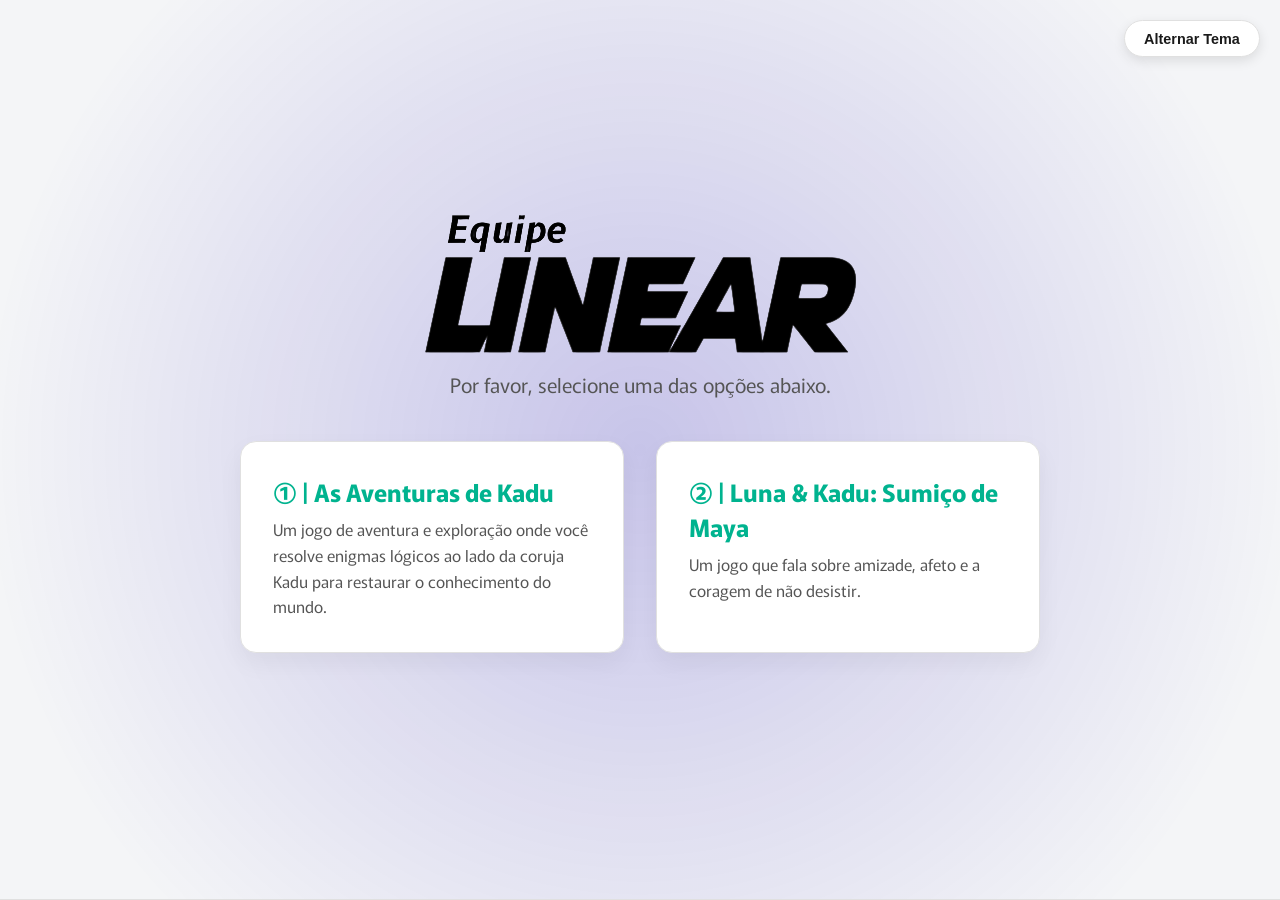
<file: index.html>
<!DOCTYPE html>
<html lang="pt-BR">
<head>
    <meta charset="UTF-8">
    <meta name="viewport" content="width=device-width, initial-scale=1.0">
    <meta name="google-site-verification" content="caXu5m5NCg9BwpoYpxhhlrnLMxhV64QoakD3UFadwj0" />
    <title>Equipe Linear - Selecione uma Opção</title>
    <link rel="stylesheet" href="/componentes/css/index.css">
    <link rel="icon" href="componentes/favicon.ico">
    <link rel="preconnect" href="https://fonts.googleapis.com">
    <link rel="preconnect" href="https://fonts.gstatic.com" crossorigin>
    <link href="https://fonts.googleapis.com/css2?family=Murecho:wght@100..900&display=swap" rel="stylesheet">
</head>
<body>
    <button class="theme-toggle-btn" id="themeToggle">Alternar Tema</button>
    <div class="ambient-glow"></div>
    <section>
        <div class="logo logo-dark"></div>
        <div class="logo logo-light"></div>
        <p>Por favor, selecione uma das opções abaixo.</p>
        <div class="display-grid">
            <a href="kadu/" class="card-link">
                <div class="pixel-card">
                    <h3>① | As Aventuras de Kadu</h3>
                    <p>Um jogo de aventura e exploração onde você resolve enigmas lógicos ao lado da coruja Kadu para restaurar o conhecimento do mundo.</p>
                </div>
            </a>
            <a href="maya/" class="card-link">
                <div class="pixel-card">
                    <h3>② | Luna & Kadu: Sumiço de Maya</h3>
                    <p>Um jogo que fala sobre amizade, afeto e a coragem de não desistir.</p>
                </div>
            </a>
        </div>
    </section>
    <script src="componentes/js/main.js"></script>
</body>
</html>
</file>
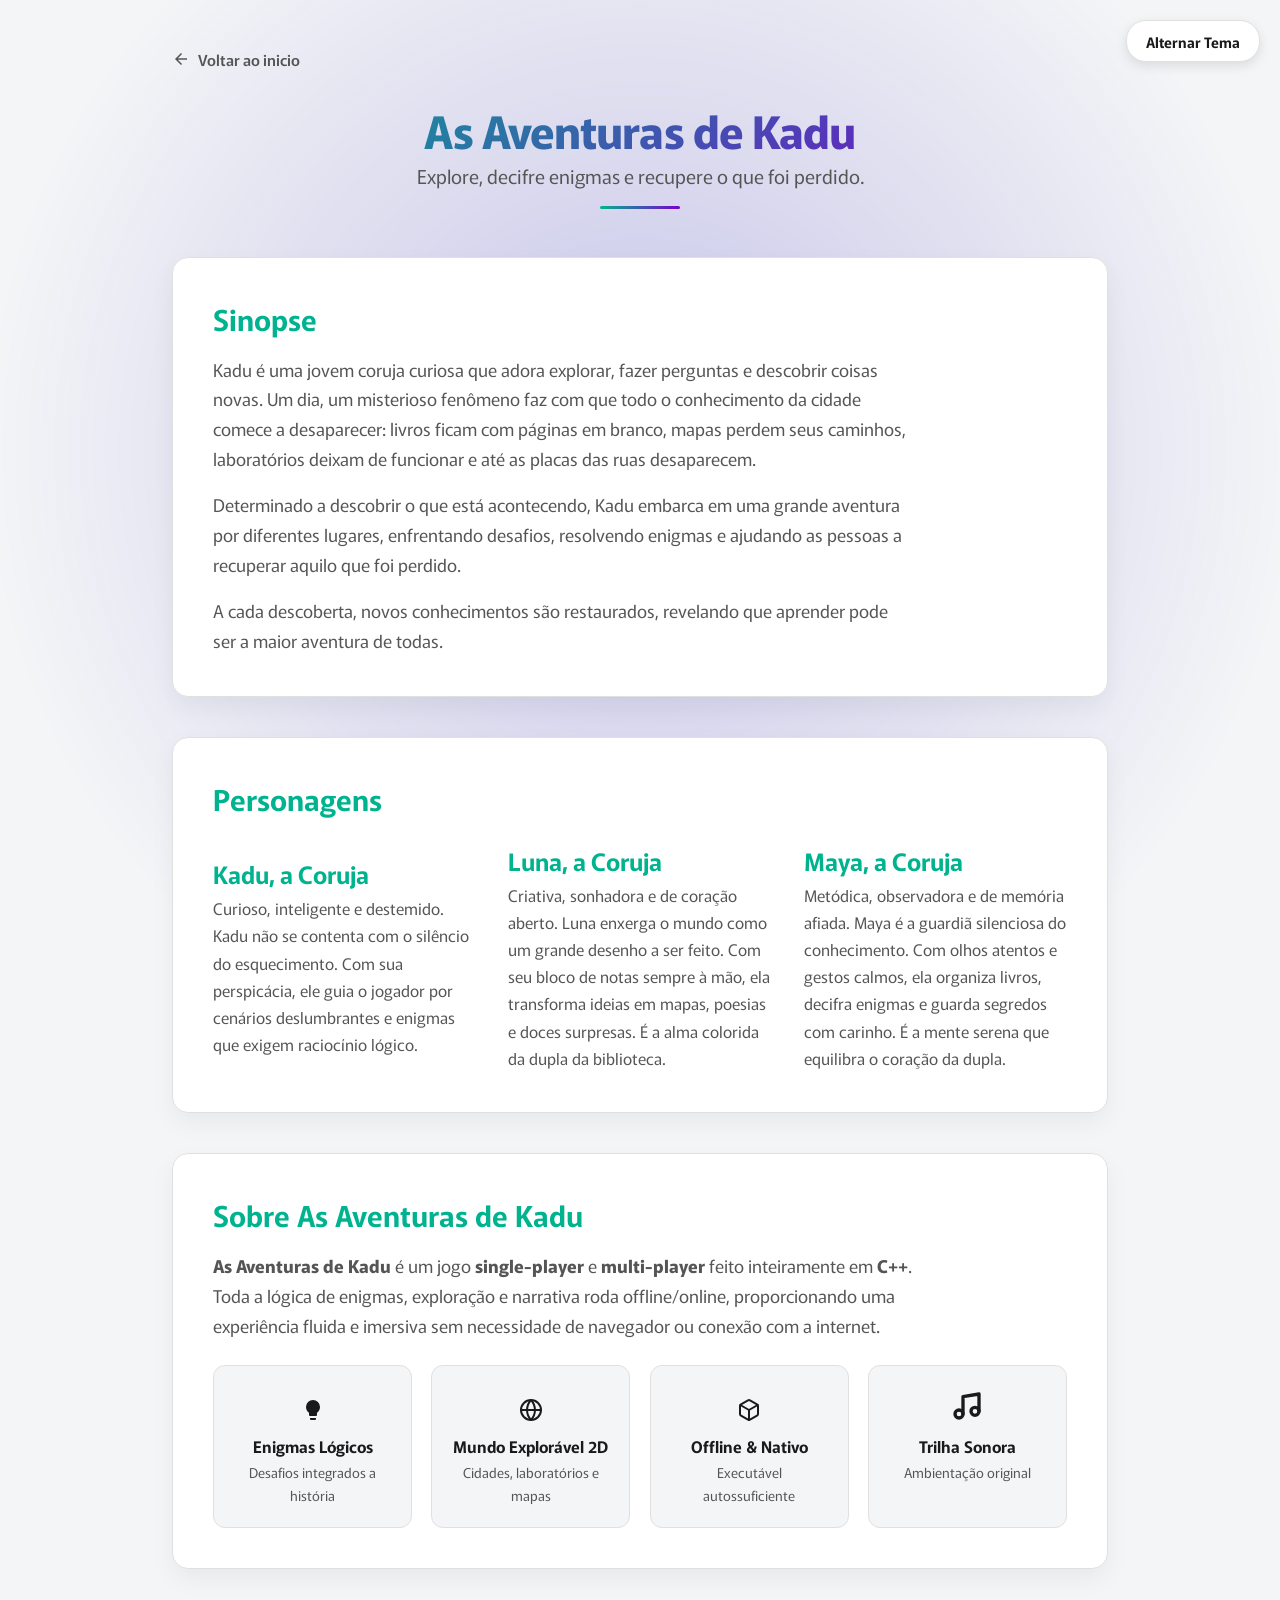
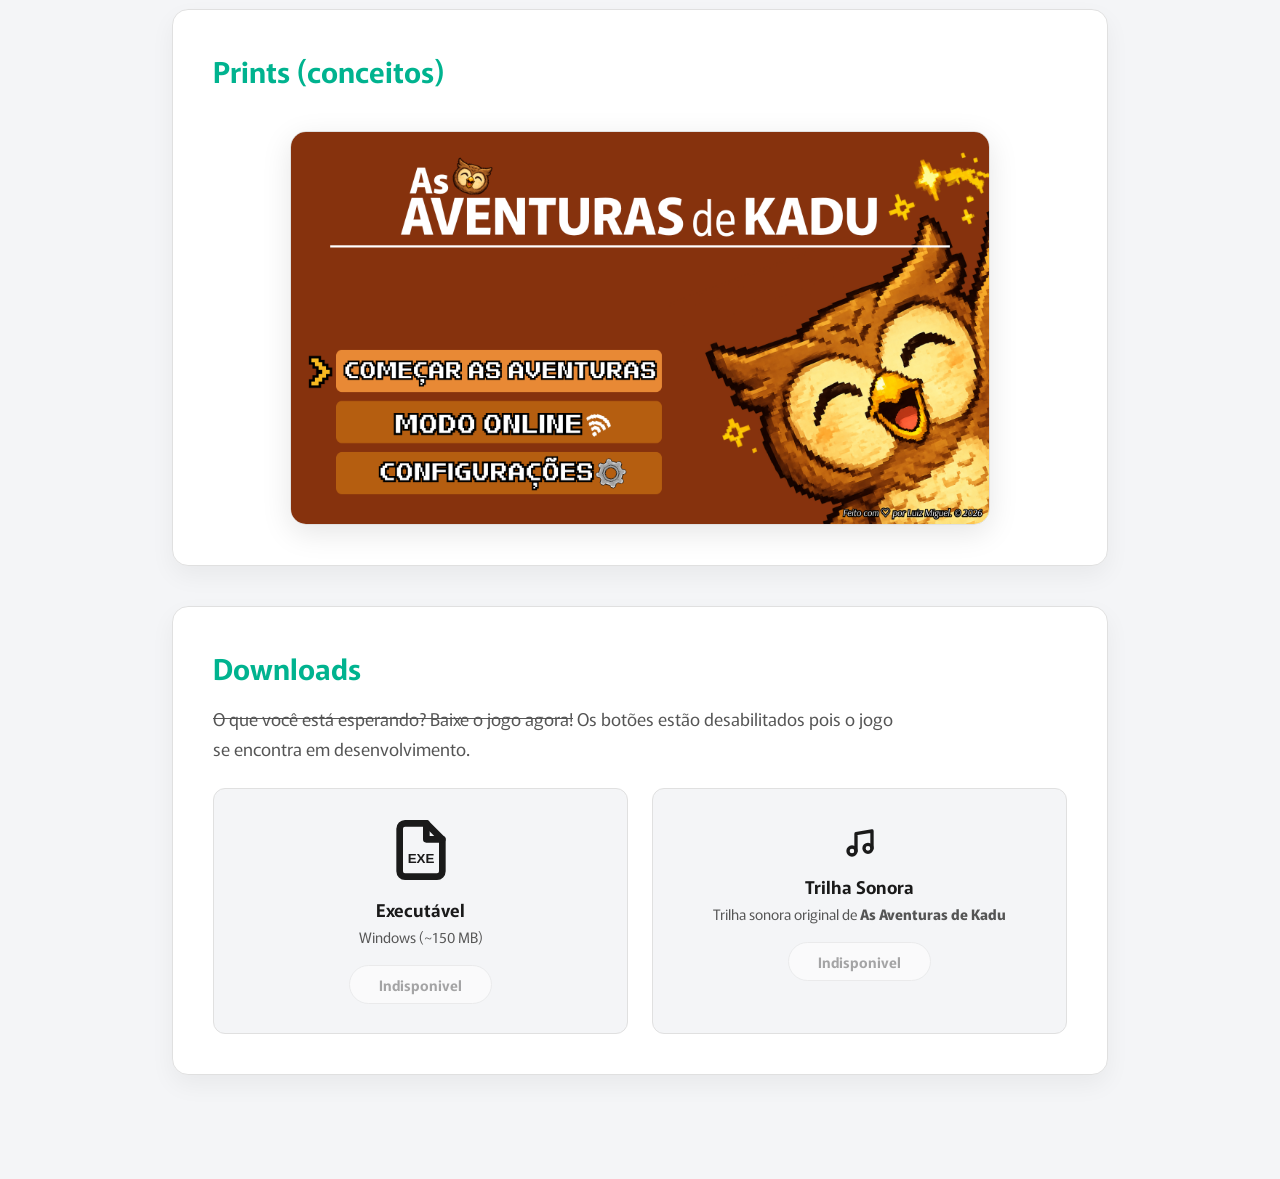
<file: kadu/index.html>
<!DOCTYPE html>
<html lang="pt-BR">
<head>
    <meta charset="UTF-8" />
    <meta name="viewport" content="width=device-width, initial-scale=1.0" />
    <title>Equipe Linear - As Aventuras de Kadu</title>
    <link rel="stylesheet" href="../componentes/css/kadu.css">
    <link rel="icon" href="../componentes/favicon.ico" />
    <link rel="preconnect" href="https://fonts.googleapis.com" />
    <link rel="preconnect" href="https://fonts.gstatic.com" crossorigin />
    <link href="https://fonts.googleapis.com/css2?family=Murecho:wght@100..900&display=swap" rel="stylesheet" />
</head>

<body>

    <button class="theme-toggle-btn" id="themeToggle">Alternar Tema</button>
    <div class="ambient-glow"></div>

    <div class="container">

        <a href="../" class="back-link">
            <svg viewBox="0 0 24 24"><path d="M20 11H7.83l5.59-5.59L12 4l-8 8 8 8 1.41-1.41L7.83 13H20v-2z"/></svg>
            Voltar ao inicio
        </a>

        <header class="game-header">
            <h1>As Aventuras de Kadu</h1>
            <p class="subtitle">Explore, decifre enigmas e recupere o que foi perdido.</p>
            <div class="divider"></div>
        </header>

        <section class="section-card">
            <h2><span class="accent">Sinopse</span></h2>
            <p>
                Kadu é uma jovem coruja curiosa que adora explorar, fazer perguntas e descobrir coisas novas.
                Um dia, um misterioso fenômeno faz com que todo o conhecimento da cidade comece a desaparecer: livros ficam com páginas em branco,
                mapas perdem seus caminhos, laboratórios deixam de funcionar e até as placas das ruas desaparecem.
            </p>
            <p>
                Determinado a descobrir o que está acontecendo, Kadu embarca em uma grande aventura por diferentes lugares,
                enfrentando desafios, resolvendo enigmas e ajudando as pessoas a recuperar aquilo que foi perdido.
            </p>
            <p>
                A cada descoberta, novos conhecimentos são restaurados, revelando que aprender pode ser a maior aventura de todas.
            </p>
        </section>

        <section class="section-card">
            <h2><span class="accent">Personagens</span></h2>
            <div class="character-row">
                <div class="character-info">
                    <h3>Kadu, a Coruja</h3>
                    <p>
                        Curioso, inteligente e destemido. Kadu não se contenta com o silêncio do esquecimento.
                        Com sua perspicácia, ele guia o jogador por cenários deslumbrantes e enigmas que exigem raciocínio lógico.
                    </p>
                </div>
                <div class="character-info">
                    <h3>Luna, a Coruja</h3>
                    <p>
                        Criativa, sonhadora e de coração aberto. Luna enxerga o mundo como um grande desenho a ser feito.
                        Com seu bloco de notas sempre à mão, ela transforma ideias em mapas, poesias e doces surpresas.
                        É a alma colorida da dupla da biblioteca.
                    </p>
                </div>
                <div class="character-info">
                    <h3>Maya, a Coruja</h3>
                    <p>
                        Metódica, observadora e de memória afiada. Maya é a guardiã silenciosa do conhecimento.
                        Com olhos atentos e gestos calmos, ela organiza livros, decifra enigmas e guarda segredos com carinho.
                        É a mente serena que equilibra o coração da dupla.
                    </p>
                </div>
            </div>
        </section>

        <section class="section-card">
            <h2><span class="accent">Sobre As Aventuras de Kadu</span></h2>
            <p>
                <strong>As Aventuras de Kadu</strong> é um jogo <strong>single-player</strong> e <strong>multi-player</strong> feito inteiramente em <b>C++</b>. Toda a lógica de enigmas, exploração e narrativa roda offline/online,
                proporcionando uma experiência fluida e imersiva sem necessidade de navegador ou conexão com a internet.
            </p>
            <div class="features-grid">
                <div class="feature-item">
            <span class="icon">
                <svg xmlns="http://w3.org" viewBox="0 0 24 24" width="24" height="24" fill="currentColor">
                <path d="M12 2a7 7 0 0 0-7 7c0 2.38 1.19 4.47 3 5.74V17a1 1 0 0 0 1 1h6a1 1 0 0 0 1-1v-2.26c1.81-1.27 3-3.36 3-5.74a7 7 0 0 0-7-7zM9 21a1 1 0 0 0 1 1h4a1 1 0 0 0 1-1v-1H9v1z"/></svg>
            </span>
                    <h4>Enigmas Lógicos</h4>
                    <p>Desafios integrados a história</p>
                </div>
                <div class="feature-item">
                    <span class="icon">
                        <svg width="24" height="24" viewBox="0 0 24 24" fill="none" stroke="currentColor" stroke-width="2" stroke-linecap="round" stroke-linejoin="round">
                        <circle cx="12" cy="12" r="10"></circle>
                        <line x1="2" y1="12" x2="22" y2="12"></line>
                        <path d="M12 2a15.3 15.3 0 0 1 4 10 15.3 15.3 0 0 1-4 10 15.3 15.3 0 0 1-4-10 15.3 15.3 0 0 1 4-10z"></path></svg>
                    </span>
                    <h4>Mundo Explorável 2D</h4>
                    <p>Cidades, laboratórios e mapas</p>
                </div>
                <div class="feature-item">
                    <span class="icon">
                        <svg xmlns="http://w3.org" width="24" height="24" viewBox="0 0 24 24" fill="none" stroke="currentColor" stroke-width="2" stroke-linecap="round" stroke-linejoin="round">
                        <path d="M21 8a2 2 0 0 0-1-1.73l-7-4a2 2 0 0 0-2 0l-7 4A2 2 0 0 0 3 8v8a2 2 0 0 0 1 1.73l7 4a2 2 0 0 0 2 0l7-4A2 2 0 0 0 21 16Z"/>
                        <path d="m3.3 7 8.7 5 8.7-5"/>
                        <path d="M12 22V12"/></svg>
                    </span>
                    <h4>Offline & Nativo</h4>
                    <p>Executável autossuficiente</p>
                </div>
                <div class="feature-item">
                    <span class="icon">
                        <svg xmlns="http://www.w3.org/2000/svg" width="32" height="32" viewBox="0 0 24 24" fill="none" stroke="currentColor" stroke-width="2.5" stroke-linecap="round" stroke-linejoin="round">
                        <path d="M9 18V5l12-2v13"></path>
                        <circle cx="6" cy="18" r="3"></circle>
                        <circle cx="18" cy="16" r="3"></circle></svg>
                    </span>
                    <h4>Trilha Sonora</h4>
                    <p>Ambientação original</p>
                </div>
            </div>
        </section>

        <section class="section-card">
            <h2><span class="accent">Prints (conceitos)</span></h2><br>
            <img src="imagens/001.png" alt="Printscreen da tela de título de As Aventuras de Kadu" class="print-image" />
        </section>

        <section class="section-card" id="download">
            <h2><span class="accent">Downloads</span></h2>
            <p>
                <s>O que você está esperando? Baixe o jogo agora!</s> Os botões estão desabilitados pois o jogo se encontra em desenvolvimento.
            </p>
            <div class="download-grid">
                <div class="download-item">
                    <span class="icon">
                        <svg xmlns="http://w3.org" viewBox="0 0 24 24" width="64" height="64" fill="none" stroke="currentColor" stroke-width="2.5" stroke-linecap="round" stroke-linejoin="round">
                        <path d="M14 2H6a2 2 0 0 0-2 2v16a2 2 0 0 0 2 2h12a2 2 0 0 0 2-2V8z" />
                        <polyline points="14 2 14 8 20 8" />
                        <text x="50%" y="70%" font-family="Arial, sans-serif" font-weight="900" font-size="5" text-anchor="middle" fill="currentColor" stroke="none">EXE</text></svg>
                    </span>
                    <h4>Executável</h4>
                    <p>Windows (~150 MB)</p>
                    <button class="btn-download" disabled>Indisponivel</button>
                </div>
                <div class="download-item">
                    <span class="icon">
                        <svg xmlns="http://www.w3.org/2000/svg" width="32" height="32" viewBox="0 0 24 24" fill="none" stroke="currentColor" stroke-width="2.5" stroke-linecap="round" stroke-linejoin="round">
                        <path d="M9 18V5l12-2v13"></path>
                        <circle cx="6" cy="18" r="3"></circle>
                        <circle cx="18" cy="16" r="3"></circle></svg>
                    </span>
                    <h4>Trilha Sonora</h4>
                    <p>Trilha sonora original de <b>As Aventuras de Kadu</b></p>
                    <button class="btn-download" disabled>Indisponivel</button>
                </div>
            </div>
        </section>

    </div>

    <script src="../componentes/js/main.js"></script>
</body>
</html>
</file>
<file: componentes/css/index.css>
:root {
            --bg-color: #f4f5f7;
            --surface-color: #ffffff;
            --border-glow: #e0e0e0;
            --accent-neon: #00b38f;
            --accent-purple: #7a00cc;
            --text-main: #1a1a1a;
            --text-sub: #555555;
            --font-family: "Murecho", sans-serif;
            --transition-speed: 0.5s;
        }

        [data-theme="dark"] {
            --bg-color: #000000;
            --surface-color: #0d0d0d;
            --border-glow: #1a1a1a;
            --accent-neon: #00ffcc;
            --accent-purple: #9900ff;
            --text-main: #ffffff;
            --text-sub: #a6a6a6;
        }

        .no-transition,
        .no-transition * {
            transition: none !important;
            animation: none !important;
        }

        * {
            margin: 0;
            padding: 0;
            box-sizing: border-box;
        }

        body {
            background-color: var(--bg-color);
            color: var(--text-main);
            font-family: var(--font-family);
            overflow-x: hidden;
            scroll-behavior: smooth;
            transition: background-color var(--transition-speed) ease, color var(--transition-speed) ease;
        }

        .theme-toggle-btn {
            position: fixed;
            top: 20px;
            right: 20px;
            z-index: 1000;
            background-color: var(--surface-color);
            color: var(--text-main);
            border: 1px solid var(--border-glow);
            padding: 0.6rem 1.2rem;
            border-radius: 20px;
            cursor: pointer;
            font-weight: 600;
            font-size: 0.9rem;
            box-shadow: 0 4px 12px rgba(0, 0, 0, 0.1);
        }

        .ambient-glow {
            position: fixed;
            top: -20%;
            left: -20%;
            width: 140%;
            height: 140%;
            background: radial-gradient(circle at 50% 50%, rgba(18, 0, 179, 0.199) 0%, transparent 60%);
            z-index: -1;
            pointer-events: none;
        }

        section {
            min-height: 100vh;
            display: flex;
            flex-direction: column;
            justify-content: center;
            align-items: center;
            padding: 2rem;
            border-bottom: 1px solid var(--border-glow);
            position: relative;
        }

        .logo {
            width: 433px;
            height: 139px;
            max-width: 90vw;
            background-size: contain;
            background-repeat: no-repeat;
            background-position: center;
            margin-top: -2rem;
            margin-bottom: 1rem;
        }

        .logo-dark {
            background-image: url('img/logo-dark.png');
            display: block;
        }

        .logo-light {
            background-image: url('img/logo-light.png');
            display: none;
        }

        [data-theme="dark"] .logo-dark {
            display: none;
        }

        [data-theme="dark"] .logo-light {
            display: block;
        }

        p {
            color: var(--text-sub);
            font-size: 1.25rem;
            max-width: 600px;
            text-align: center;
            line-height: 1.6;
            margin-bottom: 2.5rem;
        }

        i {
            color: var(--text-sub);
            max-width: 600px;
            text-align: center;
            line-height: 1.6;
            margin-bottom: 2.5rem;
        }

        .display-grid {
            display: flex;
            justify-content: space-between;
            width: 100%;
            max-width: 800px;
            perspective: 1000px;
            gap: 1.5rem;
        }

        .card-link {
            text-decoration: none;
            display: block;
            color: inherit;
            width: 48%;
        }

        .pixel-card {
            background-color: var(--surface-color);
            padding: 2rem;
            border-radius: 16px;
            border: 1px solid var(--border-glow);
            box-shadow: 0 10px 25px rgba(0, 0, 0, 0.05);
            transition: transform var(--transition-speed) cubic-bezier(0.25, 1, 0.5, 1), 
            border-color var(--transition-speed) ease, 
            box-shadow var(--transition-speed) ease;
            cursor: pointer;
            position: relative;
            overflow: hidden;
            height: 100%;
        }

        .pixel-card::before {
            content: '';
            position: absolute;
            top: 0;
            left: 0;
            width: 100%;
            height: 100%;
            background: linear-gradient(135deg, rgba(0, 255, 204, 0.1), rgba(153, 0, 255, 0.1));
            opacity: 0;
            transition: opacity var(--transition-speed) ease;
        }

        .pixel-card:hover {
            transform: translateY(-10px) rotateX(10deg) scale(1.02);
            border-color: var(--accent-neon);
            box-shadow: 0 20px 35px rgba(0, 179, 143, 0.18), 
                        0 5px 15px rgba(0, 0, 0, 0.08);
        }

        .pixel-card:hover::before {
            opacity: 1;
        }

        .pixel-card h3 {
            font-size: 1.5rem;
            margin-bottom: 0.5rem;
            color: var(--accent-neon);
        }

        .pixel-card h3 i {
            font-size: 1.5rem;
            margin-bottom: 0.5rem;
            color: var(--accent-neon);
        }

        .pixel-card p {
            color: var(--text-sub);
            font-size: 1rem;
            margin-bottom: 0;
            text-align: left;
        }

        @media (max-width: 600px) {
            .display-grid { flex-direction: column; }
            .card-link { width: 100%; }
        }
</file>
<file: componentes/css/kadu.css>
:root {
            --bg-color: #f4f5f7;
            --surface-color: #ffffff;
            --border-glow: #e0e0e0;
            --accent-neon: #00b38f;
            --accent-purple: #7a00cc;
            --text-main: #1a1a1a;
            --text-sub: #555555;
            --font-family: "Murecho", sans-serif;
            --transition-speed: 0.5s;
            --card-radius: 16px;
        }

        [data-theme="dark"] {
            --bg-color: #000000;
            --surface-color: #0d0d0d;
            --border-glow: #1a1a1a;
            --accent-neon: #00ffcc;
            --accent-purple: #9900ff;
            --text-main: #ffffff;
            --text-sub: #a6a6a6;
        }

        .no-transition,
        .no-transition * {
            transition: none !important;
            animation: none !important;
        }

        * {
            margin: 0;
            padding: 0;
            box-sizing: border-box;
        }

        body {
            background-color: var(--bg-color);
            color: var(--text-main);
            font-family: var(--font-family);
            overflow-x: hidden;
            scroll-behavior: smooth;
            transition: background-color var(--transition-speed) ease,
                color var(--transition-speed) ease;
            min-height: 100vh;
        }

        .theme-toggle-btn {
            position: fixed;
            top: 20px;
            right: 20px;
            z-index: 1000;
            background-color: var(--surface-color);
            color: var(--text-main);
            border: 1px solid var(--border-glow);
            padding: 0.6rem 1.2rem;
            border-radius: 20px;
            cursor: pointer;
            font-weight: 600;
            font-size: 0.9rem;
            box-shadow: 0 4px 12px rgba(0, 0, 0, 0.1);
            transition: background-color var(--transition-speed) ease,
                color var(--transition-speed) ease,
                border-color var(--transition-speed) ease;
            font-family: var(--font-family);
        }

        .theme-toggle-btn:hover {
            border-color: var(--accent-neon);
        }

        .ambient-glow {
            position: fixed;
            top: -20%;
            left: -20%;
            width: 140%;
            height: 140%;
            background: radial-gradient(circle at 50% 50%,
                    rgba(18, 0, 179, 0.199) 0%,
                    transparent 60%);
            z-index: -1;
            pointer-events: none;
        }

        .container {
            max-width: 1000px;
            margin: 0 auto;
            padding: 3rem 2rem 4rem;
        }

        .back-link {
            display: inline-flex;
            align-items: center;
            gap: 0.5rem;
            color: var(--text-sub);
            text-decoration: none;
            font-weight: 500;
            font-size: 0.95rem;
            margin-bottom: 2rem;
            transition: color var(--transition-speed) ease;
            border-bottom: 1px solid transparent;
        }

        .back-link:hover {
            color: var(--accent-neon);
            border-bottom-color: var(--accent-neon);
        }

        .back-link svg {
            width: 18px;
            height: 18px;
            fill: currentColor;
        }

        [data-theme="dark"] .logo-dark {
            display: none;
        }
        [data-theme="dark"] .logo-light {
            display: block;
        }

        .game-header {
            text-align: center;
            margin-bottom: 3rem;
        }

        .game-header h1 {
            font-size: 2.8rem;
            font-weight: 700;
            background: linear-gradient(135deg, var(--accent-neon), var(--accent-purple));
            -webkit-background-clip: text;
            -webkit-text-fill-color: transparent;
            background-clip: text;
            letter-spacing: -0.02em;
            line-height: 1.2;
        }

        .game-header .subtitle {
            font-size: 1.2rem;
            color: var(--text-sub);
            margin-top: 0.3rem;
            font-weight: 400;
        }

        .game-header .badge {
            display: inline-block;
            margin-top: 0.8rem;
            padding: 0.25rem 1rem;
            border-radius: 30px;
            background: var(--surface-color);
            border: 1px solid var(--accent-neon);
            color: var(--accent-neon);
            font-weight: 600;
            font-size: 0.75rem;
            letter-spacing: 0.5px;
            text-transform: uppercase;
        }

        .game-header .divider {
            width: 80px;
            height: 3px;
            margin: 1rem auto 0;
            background: linear-gradient(90deg, var(--accent-neon), var(--accent-purple));
            border-radius: 4px;
        }

        .section-card {
            background-color: var(--surface-color);
            border: 1px solid var(--border-glow);
            border-radius: var(--card-radius);
            padding: 2.5rem;
            margin-bottom: 2.5rem;
            box-shadow: 0 10px 25px rgba(0, 0, 0, 0.05);
            transition: background-color var(--transition-speed) ease,
                border-color var(--transition-speed) ease,
                box-shadow var(--transition-speed) ease;
        }

        .section-card h2 {
            font-size: 1.8rem;
            font-weight: 600;
            margin-bottom: 1rem;
            color: var(--text-main);
        }

        .section-card h2 .accent {
            color: var(--accent-neon);
        }

        .section-card p {
            color: var(--text-sub);
            font-size: 1.1rem;
            line-height: 1.7;
            max-width: 700px;
        }

        .section-card p + p {
            margin-top: 1rem;
        }

        .character-row {
            display: flex;
            flex-wrap: wrap;
            align-items: center;
            gap: 2rem;
            margin-top: 1.5rem;
        }

        .character-info {
            flex: 1;
        }

        .character-info h3 {
            font-size: 1.5rem;
            font-weight: 600;
            color: var(--accent-neon);
        }

        .character-info p {
            font-size: 1rem;
            margin-top: 0.25rem;
            color: var(--text-sub);
        }

        .features-grid {
            display: grid;
            grid-template-columns: repeat(auto-fit, minmax(180px, 1fr));
            gap: 1.2rem;
            margin-top: 1.5rem;
        }

        .feature-item {
            background: var(--bg-color);
            padding: 1.2rem;
            border-radius: 12px;
            text-align: center;
            border: 1px solid var(--border-glow);
            transition: border-color var(--transition-speed) ease;
        }

        .feature-item:hover {
            border-color: var(--accent-neon);
        }

        .feature-item .icon {
            font-size: 2rem;
            display: block;
            margin-bottom: 0.2rem;
        }

        .feature-item h4 {
            font-weight: 600;
            font-size: 1rem;
            color: var(--text-main);
        }

        .feature-item p {
            font-size: 0.85rem;
            color: var(--text-sub);
            margin-top: 0.2rem;
        }

        .print-image {
            width: 100%;
            max-width: 700px;
            border-radius: var(--card-radius);
            border: 1px solid var(--border-glow);
            display: block;
            margin: 0 auto;
            box-shadow: 0 8px 30px rgba(0, 0, 0, 0.1);
            transition: border-color var(--transition-speed) ease;
        }

        .print-image:hover {
            border-color: var(--accent-neon);
        }

        .print-caption {
            text-align: center;
            color: var(--text-sub);
            font-size: 0.95rem;
            margin-top: 0.8rem;
            font-style: italic;
        }

        .download-grid {
            display: grid;
            grid-template-columns: 1fr 1fr;
            gap: 1.5rem;
            margin-top: 1.5rem;
        }

        .download-item {
            background: var(--bg-color);
            border-radius: 12px;
            padding: 1.8rem 1.5rem;
            text-align: center;
            border: 1px solid var(--border-glow);
            transition: border-color var(--transition-speed) ease;
        }

        .download-item .icon {
            font-size: 2.2rem;
            display: block;
            margin-bottom: 0.3rem;
        }

        .download-item h4 {
            font-size: 1.1rem;
            font-weight: 600;
            color: var(--text-main);
        }

        .download-item p {
            font-size: 0.9rem;
            color: var(--text-sub);
            margin: 0.2rem 0 1rem;
        }

        .btn-download {
            padding: 0.5rem 1.8rem;
            border-radius: 30px;
            border: 1px solid var(--border-glow);
            background: var(--surface-color);
            color: var(--text-sub);
            font-family: var(--font-family);
            font-weight: 600;
            font-size: 0.9rem;
            cursor: not-allowed;
            opacity: 0.6;
            transition: opacity var(--transition-speed) ease;
        }

        .btn-download:disabled {
            opacity: 0.5;
            cursor: not-allowed;
        }

        @media (max-width: 600px) {
            .container {
                padding: 2rem 1.2rem 3rem;
            }

            .game-header h1 {
                font-size: 2rem;
            }

            .section-card {
                padding: 1.8rem 1.2rem;
            }

            .section-card h2 {
                font-size: 1.4rem;
            }

            .character-row {
                flex-direction: column;
                align-items: center;
                text-align: center;
            }

            .character-avatar {
                flex: 0 0 100px;
                width: 100px;
                height: 100px;
                font-size: 2.8rem;
            }

            .download-grid {
                grid-template-columns: 1fr;
            }
        }

        ::-webkit-scrollbar {
            width: 8px;
        }
        ::-webkit-scrollbar-track {
            background: var(--bg-color);
        }
        ::-webkit-scrollbar-thumb {
            background: var(--border-glow);
            border-radius: 8px;
        }
        ::-webkit-scrollbar-thumb:hover {
            background: var(--accent-neon);
        }
</file>
